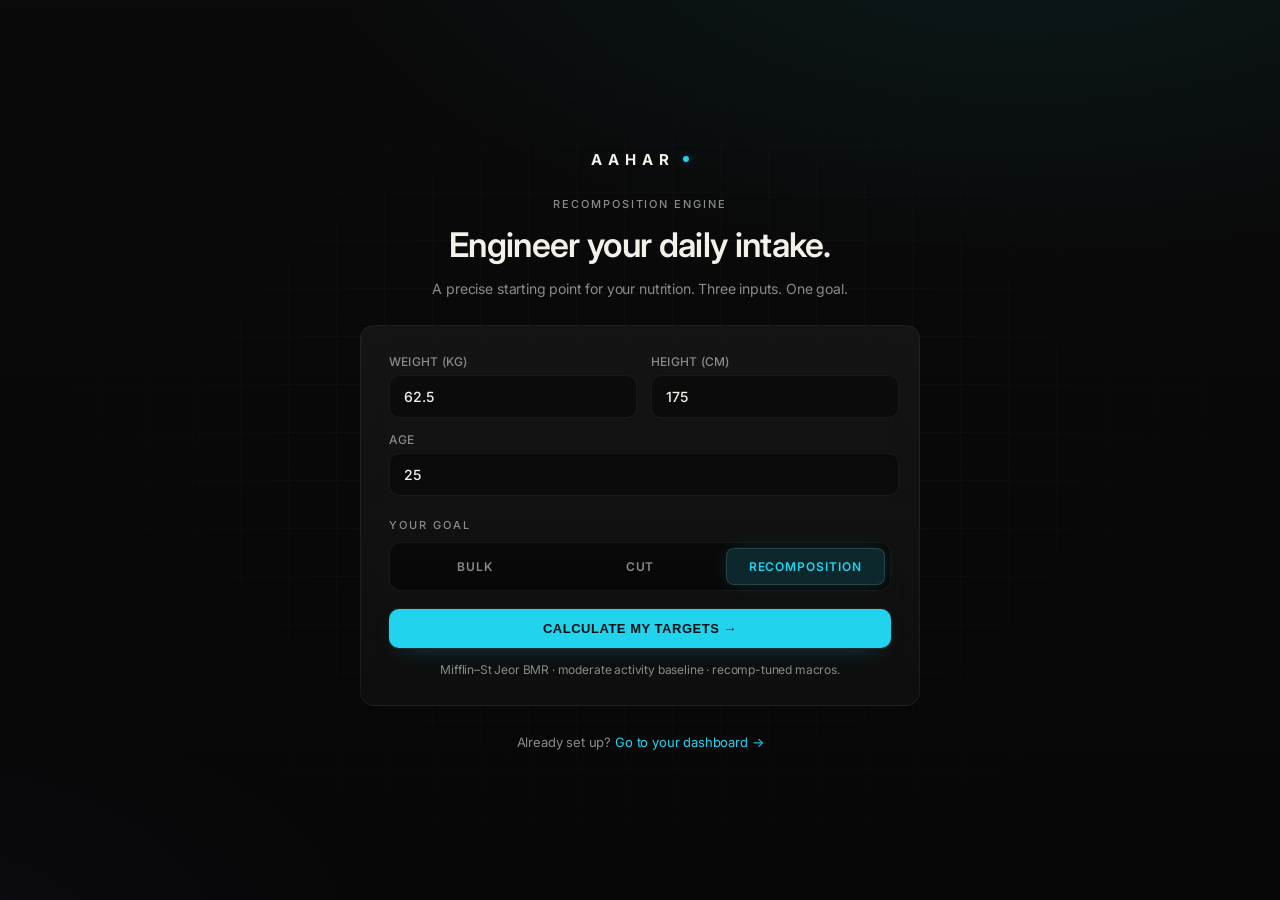
<file: index.html>
<!DOCTYPE html>
<html lang="en">
<head>
<meta charset="UTF-8" />
<meta name="viewport" content="width=device-width, initial-scale=1" />
<title>Aahar — Welcome</title>
<link rel="preconnect" href="https://fonts.googleapis.com">
<link rel="preconnect" href="https://fonts.gstatic.com" crossorigin>
<link href="https://fonts.googleapis.com/css2?family=Inter:wght@300;400;500;600;700&display=swap" rel="stylesheet">
<link rel="stylesheet" href="/aahar.css" />
</head>
<body class="onboarding">
<div class="bg-grid"></div>

<main class="onboard-wrap">
  <header class="onboard-head">
    <a href="/index.html" class="brand xl">AAHAR<span class="dot"></span></a>
    <p class="eyebrow">Recomposition Engine</p>
    <h1>Engineer your daily intake.</h1>
    <p class="sub">A precise starting point for your nutrition. Three inputs. One goal.</p>
  </header>

  <section class="card glass onboard-card">
    <div class="grid-2">
      <label>Weight (kg)
        <input type="number" id="weight" step="0.1" placeholder="62.5" value="62.5" />
      </label>
      <label>Height (cm)
        <input type="number" id="height" step="0.1" placeholder="175" value="175" />
      </label>
      <label class="span-2">Age
        <input type="number" id="age" placeholder="25" value="25" />
      </label>
    </div>

    <p class="eyebrow mt">Your Goal</p>
    <div class="goal-toggle" role="radiogroup" aria-label="Goal">
      <button type="button" class="goal-opt" data-goal="bulk">Bulk</button>
      <button type="button" class="goal-opt" data-goal="cut">Cut</button>
      <button type="button" class="goal-opt active" data-goal="recomp">Recomposition</button>
    </div>

    <button class="btn-primary full mt" id="calc">Calculate My Targets →</button>
    <p class="sub muted micro">Mifflin–St Jeor BMR · moderate activity baseline · recomp-tuned macros.</p>
  </section>

  <p class="footnote">Already set up? <a href="/dashboard.html">Go to your dashboard →</a></p>
</main>

<script src="/aahar.js"></script>
<script>Aahar.initOnboarding();</script>
</body>
</html>
</file>
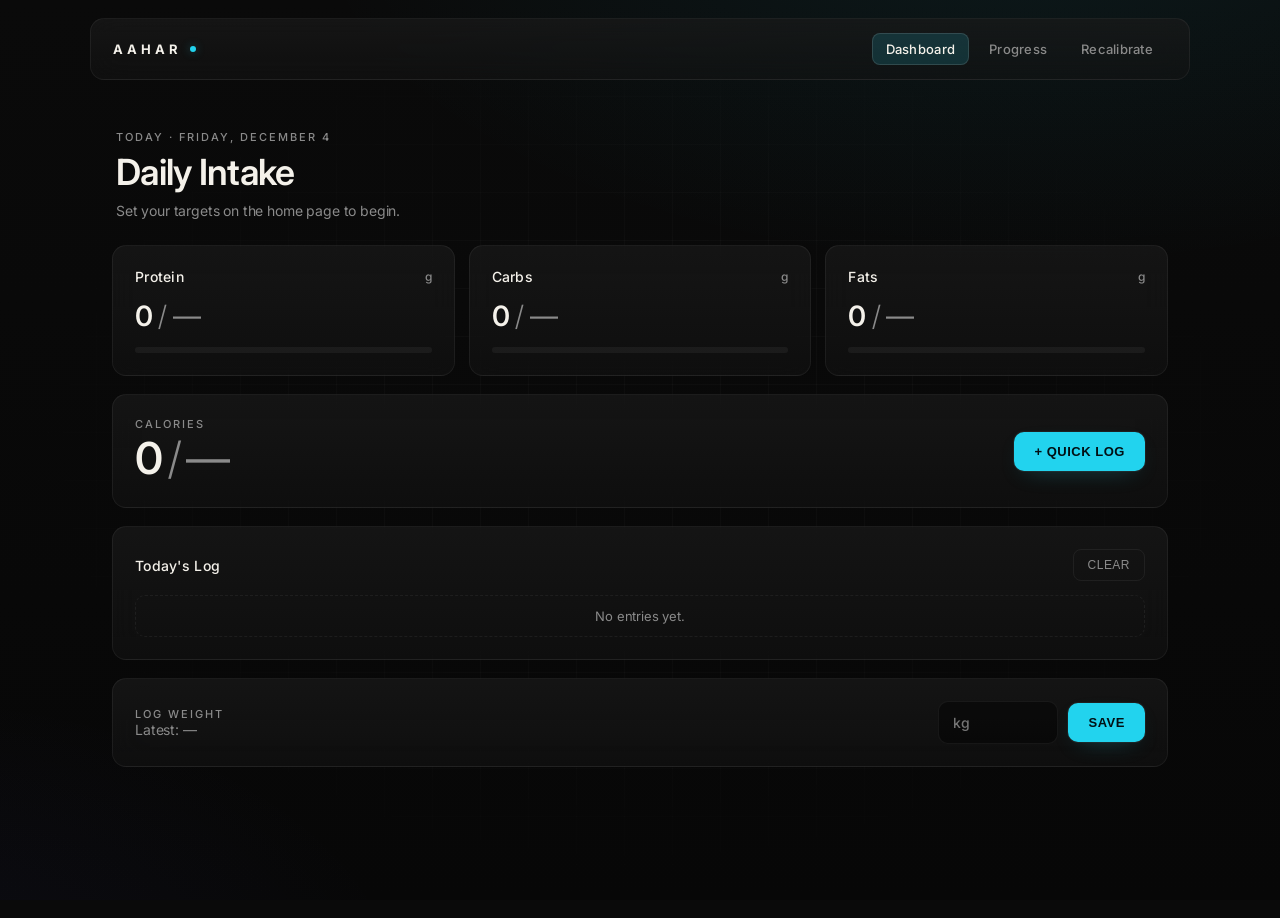
<file: dashboard.html>
<!DOCTYPE html>
<html lang="en">
<head>
<meta charset="UTF-8" />
<meta name="viewport" content="width=device-width, initial-scale=1" />
<title>Aahar — Dashboard</title>
<link rel="preconnect" href="https://fonts.googleapis.com">
<link rel="preconnect" href="https://fonts.gstatic.com" crossorigin>
<link href="https://fonts.googleapis.com/css2?family=Inter:wght@300;400;500;600;700&display=swap" rel="stylesheet">
<link rel="stylesheet" href="/aahar.css" />
</head>
<body>
<div class="bg-grid"></div>
<nav class="nav glass">
  <a href="/dashboard.html" class="brand">AAHAR<span class="dot"></span></a>
  <div class="nav-links">
    <a href="/dashboard.html" class="active">Dashboard</a>
    <a href="/progress.html">Progress</a>
    <a href="/index.html">Recalibrate</a>
  </div>
</nav>

<main class="container">
  <header class="page-head">
    <p class="eyebrow">Today · <span id="today-date"></span></p>
    <h1>Daily Intake</h1>
    <p class="sub" id="target-summary">Set your targets on the home page to begin.</p>
  </header>

  <section class="grid-3">
    <article class="card glass">
      <div class="card-head"><h3>Protein</h3><span class="unit">g</span></div>
      <div class="metric"><span id="p-current">0</span><span class="slash">/</span><span id="p-target">—</span></div>
      <div class="bar"><div class="bar-fill" id="p-bar"></div></div>
    </article>
    <article class="card glass">
      <div class="card-head"><h3>Carbs</h3><span class="unit">g</span></div>
      <div class="metric"><span id="c-current">0</span><span class="slash">/</span><span id="c-target">—</span></div>
      <div class="bar"><div class="bar-fill" id="c-bar"></div></div>
    </article>
    <article class="card glass">
      <div class="card-head"><h3>Fats</h3><span class="unit">g</span></div>
      <div class="metric"><span id="f-current">0</span><span class="slash">/</span><span id="f-target">—</span></div>
      <div class="bar"><div class="bar-fill" id="f-bar"></div></div>
    </article>
  </section>

  <section class="card glass calorie-card">
    <div>
      <p class="eyebrow">Calories</p>
      <div class="metric large"><span id="kcal-current">0</span><span class="slash">/</span><span id="kcal-target">—</span></div>
    </div>
    <button class="btn-primary" id="open-log">+ Quick Log</button>
  </section>

  <section class="card glass">
    <div class="card-head"><h3>Today's Log</h3><button class="btn-ghost" id="clear-log">Clear</button></div>
    <ul class="log-list" id="log-list"><li class="empty">No entries yet.</li></ul>
  </section>

  <section class="card glass weight-card">
    <div>
      <p class="eyebrow">Log Weight</p>
      <p class="sub">Latest: <span id="latest-weight">—</span></p>
    </div>
    <div class="row">
      <input type="number" step="0.1" id="weight-input" placeholder="kg" />
      <button class="btn-primary" id="log-weight">Save</button>
    </div>
  </section>
</main>

<div class="modal" id="log-modal" hidden>
  <div class="modal-card glass">
    <h3>Quick Log</h3>
    <label>Name <input type="text" id="m-name" placeholder="Chicken breast" /></label>
    <div class="grid-4">
      <label>Protein <input type="number" id="m-p" placeholder="0" /></label>
      <label>Carbs <input type="number" id="m-c" placeholder="0" /></label>
      <label>Fats <input type="number" id="m-f" placeholder="0" /></label>
      <label>Kcal <input type="number" id="m-k" placeholder="auto" /></label>
    </div>
    <div class="row end">
      <button class="btn-ghost" id="close-log">Cancel</button>
      <button class="btn-primary" id="save-log">Add Entry</button>
    </div>
  </div>
</div>

<script src="/aahar.js"></script>
<script>Aahar.initDashboard();</script>
</body>
</html>
</file>
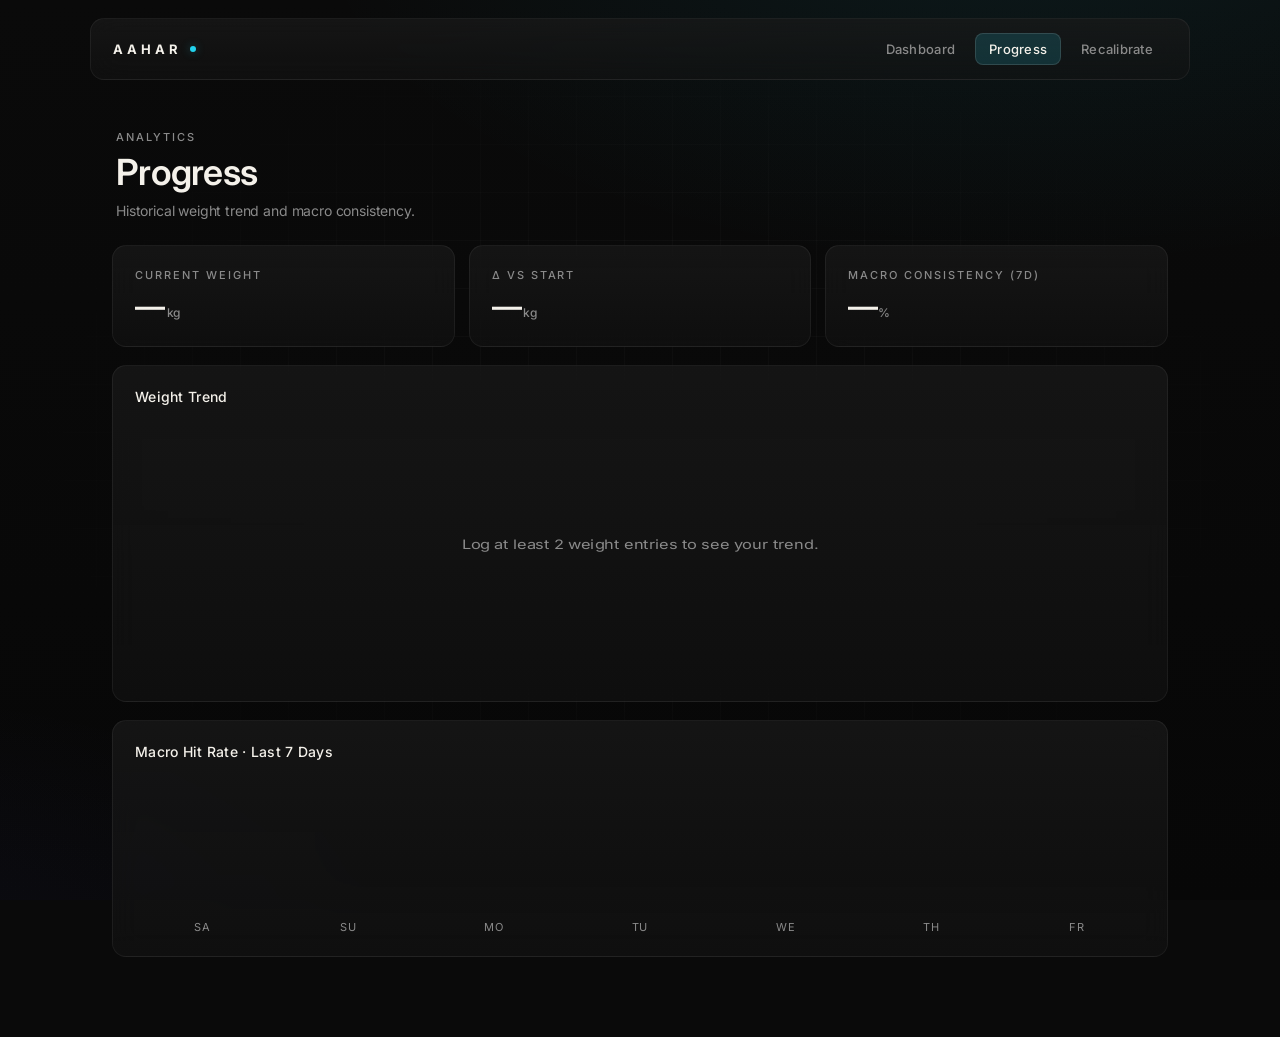
<file: progress.html>
<!DOCTYPE html>
<html lang="en">
<head>
<meta charset="UTF-8" />
<meta name="viewport" content="width=device-width, initial-scale=1" />
<title>Aahar — Progress</title>
<link rel="preconnect" href="https://fonts.googleapis.com">
<link rel="preconnect" href="https://fonts.gstatic.com" crossorigin>
<link href="https://fonts.googleapis.com/css2?family=Inter:wght@300;400;500;600;700&display=swap" rel="stylesheet">
<link rel="stylesheet" href="/aahar.css" />
</head>
<body>
<div class="bg-grid"></div>
<nav class="nav glass">
  <a href="/dashboard.html" class="brand">AAHAR<span class="dot"></span></a>
  <div class="nav-links">
    <a href="/dashboard.html">Dashboard</a>
    <a href="/progress.html" class="active">Progress</a>
    <a href="/index.html">Recalibrate</a>
  </div>
</nav>

<main class="container">
  <header class="page-head">
    <p class="eyebrow">Analytics</p>
    <h1>Progress</h1>
    <p class="sub">Historical weight trend and macro consistency.</p>
  </header>

  <section class="grid-3">
    <article class="card glass stat">
      <p class="eyebrow">Current Weight</p>
      <p class="big"><span id="s-weight">—</span><span class="unit"> kg</span></p>
    </article>
    <article class="card glass stat">
      <p class="eyebrow">Δ vs Start</p>
      <p class="big"><span id="s-delta">—</span><span class="unit"> kg</span></p>
    </article>
    <article class="card glass stat">
      <p class="eyebrow">Macro Consistency (7d)</p>
      <p class="big"><span id="s-consistency">—</span><span class="unit">%</span></p>
    </article>
  </section>

  <section class="card glass">
    <div class="card-head"><h3>Weight Trend</h3></div>
    <svg id="weight-chart" viewBox="0 0 800 260" preserveAspectRatio="none" class="chart"></svg>
  </section>

  <section class="card glass">
    <div class="card-head"><h3>Macro Hit Rate · Last 7 Days</h3></div>
    <div class="bars-7" id="bars-7"></div>
  </section>
</main>

<script src="/aahar.js"></script>
<script>Aahar.initProgress();</script>
</body>
</html>
</file>
<file: aahar.css>
:root{
  --bg:#0a0a0a;
  --panel:#141414;
  --panel-2:#1a1a1a;
  --border:rgba(255,255,255,0.06);
  --border-strong:rgba(255,255,255,0.12);
  --ivory:#f4f1ea;
  --muted:#8a8a8a;
  --accent:#22d3ee;        /* deep cyan */
  --accent-soft:rgba(34,211,238,0.15);
  --accent-glow:rgba(34,211,238,0.35);
  --danger:#ef4444;
  --radius:14px;
}
*{box-sizing:border-box}
html,body{margin:0;padding:0}
body{
  font-family:'Inter',system-ui,sans-serif;
  background:var(--bg);
  color:var(--ivory);
  font-weight:400;
  letter-spacing:-0.01em;
  min-height:100vh;
  -webkit-font-smoothing:antialiased;
}
.bg-grid{
  position:fixed;inset:0;z-index:-1;pointer-events:none;
  background:
    radial-gradient(1200px 600px at 80% -10%, rgba(34,211,238,0.08), transparent 60%),
    radial-gradient(900px 500px at -10% 110%, rgba(99,102,241,0.06), transparent 60%),
    linear-gradient(#0a0a0a,#070707);
}
.bg-grid::after{
  content:"";position:absolute;inset:0;
  background-image:
    linear-gradient(rgba(255,255,255,0.025) 1px,transparent 1px),
    linear-gradient(90deg,rgba(255,255,255,0.025) 1px,transparent 1px);
  background-size:48px 48px;
  mask-image:radial-gradient(ellipse at center, #000 30%, transparent 75%);
}

.glass{
  background:linear-gradient(180deg,rgba(26,26,26,0.7),rgba(20,20,20,0.55));
  border:1px solid var(--border);
  backdrop-filter: blur(14px) saturate(120%);
  -webkit-backdrop-filter: blur(14px) saturate(120%);
  border-radius:var(--radius);
}

/* nav */
.nav{
  display:flex;align-items:center;justify-content:space-between;
  padding:14px 22px;margin:18px auto;max-width:1100px;
}
.brand{
  font-weight:700;letter-spacing:0.3em;font-size:13px;color:var(--ivory);
  text-decoration:none;display:flex;align-items:center;gap:8px;
}
.brand .dot{width:6px;height:6px;border-radius:50%;background:var(--accent);box-shadow:0 0 10px var(--accent-glow)}
.nav-links{display:flex;gap:6px}
.nav-links a{
  color:var(--muted);text-decoration:none;font-size:13px;font-weight:500;
  padding:8px 14px;border-radius:8px;letter-spacing:0.02em;transition:all .2s ease;
}
.nav-links a:hover{color:var(--ivory);background:rgba(255,255,255,0.03)}
.nav-links a.active{color:var(--ivory);background:var(--accent-soft);box-shadow:inset 0 0 0 1px var(--border-strong)}

/* layout */
.container{max-width:1100px;margin:0 auto;padding:8px 22px 80px;display:flex;flex-direction:column;gap:18px}
.container.narrow{max-width:720px}
.page-head{padding:24px 4px 8px}
.page-head h1{font-size:36px;font-weight:600;margin:6px 0 8px;letter-spacing:-0.02em}
.eyebrow{
  font-size:11px;color:var(--muted);text-transform:uppercase;letter-spacing:0.18em;margin:0;font-weight:500;
}
.sub{color:var(--muted);font-size:14px;margin:0}
.sub.muted{font-size:12px;margin-top:14px}

/* cards */
.card{padding:22px}
.card-head{display:flex;align-items:center;justify-content:space-between;margin-bottom:14px}
.card-head h3{margin:0;font-size:14px;font-weight:500;color:var(--ivory);letter-spacing:0.02em}
.unit{color:var(--muted);font-size:12px;font-weight:500}

.grid-2{display:grid;grid-template-columns:1fr 1fr;gap:14px}
.grid-3{display:grid;grid-template-columns:repeat(3,1fr);gap:14px}
.grid-4{display:grid;grid-template-columns:repeat(4,1fr);gap:10px}
.span-2{grid-column:span 2}
@media(max-width:680px){
  .grid-3,.grid-4{grid-template-columns:1fr 1fr}
  .grid-2,.span-2{grid-template-columns:1fr;grid-column:auto}
}

.metric{font-size:28px;font-weight:600;letter-spacing:-0.02em;display:flex;align-items:baseline;gap:6px}
.metric.large{font-size:44px}
.metric .slash{color:var(--muted);font-weight:300}
.metric #kcal-target,.metric #p-target,.metric #c-target,.metric #f-target{color:var(--muted);font-weight:400}

.bar{height:6px;border-radius:99px;background:rgba(255,255,255,0.05);margin-top:14px;overflow:hidden}
.bar-fill{height:100%;width:0%;background:linear-gradient(90deg,var(--accent),#7dd3fc);box-shadow:0 0 12px var(--accent-glow);transition:width .5s ease}

.calorie-card{display:flex;align-items:center;justify-content:space-between;gap:18px;flex-wrap:wrap}

/* form */
label{display:flex;flex-direction:column;gap:6px;font-size:12px;color:var(--muted);font-weight:500;letter-spacing:0.02em;text-transform:uppercase}
input,select{
  background:rgba(0,0,0,0.4);
  border:1px solid var(--border);
  color:var(--ivory);
  padding:12px 14px;border-radius:10px;font-family:inherit;font-size:14px;font-weight:500;
  outline:none;transition:all .2s ease;
}
input:focus,select:focus{border-color:var(--accent);box-shadow:0 0 0 3px var(--accent-soft)}
select{appearance:none;background-image:linear-gradient(45deg,transparent 50%,var(--muted) 50%),linear-gradient(135deg,var(--muted) 50%,transparent 50%);background-position:calc(100% - 18px) 50%,calc(100% - 13px) 50%;background-size:5px 5px;background-repeat:no-repeat}

/* buttons */
.btn-primary{
  background:var(--accent);color:#021014;border:none;cursor:pointer;
  padding:12px 20px;border-radius:10px;font-weight:600;font-size:13px;letter-spacing:0.04em;
  text-transform:uppercase;transition:all .2s ease;
  box-shadow:0 0 0 1px rgba(255,255,255,0.05),0 8px 24px -12px var(--accent-glow);
}
.btn-primary:hover{transform:translateY(-1px);box-shadow:0 0 0 1px rgba(255,255,255,0.1),0 12px 32px -10px var(--accent-glow)}
.btn-primary.full{width:100%;margin-top:18px}
.btn-ghost{
  background:transparent;color:var(--muted);border:1px solid var(--border);cursor:pointer;
  padding:8px 14px;border-radius:8px;font-size:12px;font-weight:500;letter-spacing:0.04em;
  text-transform:uppercase;transition:all .2s ease;
}
.btn-ghost:hover{color:var(--ivory);border-color:var(--border-strong)}
.row{display:flex;gap:10px;align-items:center}
.row.end{justify-content:flex-end;margin-top:18px}

/* log */
.log-list{list-style:none;padding:0;margin:0;display:flex;flex-direction:column;gap:8px}
.log-list li{
  display:flex;justify-content:space-between;align-items:center;
  padding:12px 14px;border-radius:10px;background:rgba(255,255,255,0.02);
  border:1px solid var(--border);font-size:14px;
}
.log-list li.empty{color:var(--muted);justify-content:center;font-size:13px;background:transparent;border-style:dashed}
.log-list .macros{color:var(--muted);font-size:12px;font-variant-numeric:tabular-nums}
.log-list .del{background:none;border:none;color:var(--muted);cursor:pointer;font-size:18px;padding:0 4px}
.log-list .del:hover{color:var(--danger)}

/* weight card */
.weight-card{display:flex;align-items:center;justify-content:space-between;gap:18px;flex-wrap:wrap}
.weight-card input{width:120px}

/* modal */
.modal{position:fixed;inset:0;background:rgba(0,0,0,0.7);backdrop-filter:blur(6px);display:flex;align-items:center;justify-content:center;z-index:50;padding:20px}
.modal[hidden]{display:none}
.modal-card{width:100%;max-width:480px;padding:26px;display:flex;flex-direction:column;gap:14px}
.modal-card h3{margin:0;font-size:18px;font-weight:600}

/* results */
.results-grid{margin-top:18px}
.big{font-size:24px;font-weight:600;margin:6px 0 0;letter-spacing:-0.02em}

/* progress */
.stat .big{font-size:30px}
.chart{width:100%;height:260px;display:block}
.bars-7{display:grid;grid-template-columns:repeat(7,1fr);gap:10px;align-items:end;height:160px}
.bars-7 .col{display:flex;flex-direction:column;align-items:center;gap:8px;height:100%}
.bars-7 .stack{flex:1;width:100%;display:flex;flex-direction:column;justify-content:flex-end;gap:2px}
.bars-7 .seg{border-radius:3px;background:var(--accent);opacity:.85}
.bars-7 .lbl{font-size:11px;color:var(--muted);letter-spacing:0.08em;text-transform:uppercase}

/* onboarding */
.onboarding{display:flex;align-items:center;justify-content:center;min-height:100vh;padding:40px 20px}
.onboard-wrap{width:100%;max-width:560px;display:flex;flex-direction:column;gap:28px}
.onboard-head{text-align:center;display:flex;flex-direction:column;gap:10px;align-items:center}
.brand.xl{font-size:15px;letter-spacing:0.4em;margin-bottom:18px}
.onboard-head h1{font-size:34px;font-weight:600;letter-spacing:-0.02em;margin:4px 0 6px;line-height:1.15}
.onboard-card{padding:28px}
.mt{margin-top:22px}
.micro{font-size:11px;text-align:center;margin-top:14px}
.goal-toggle{display:grid;grid-template-columns:repeat(3,1fr);gap:6px;background:rgba(0,0,0,0.4);border:1px solid var(--border);padding:5px;border-radius:12px;margin-top:10px}
.goal-opt{
  background:transparent;border:none;color:var(--muted);cursor:pointer;
  padding:11px 8px;border-radius:8px;font-family:inherit;font-size:12px;font-weight:600;
  letter-spacing:0.08em;text-transform:uppercase;transition:all .2s ease;
}
.goal-opt:hover{color:var(--ivory)}
.goal-opt.active{
  background:var(--accent-soft);color:var(--accent);
  box-shadow:inset 0 0 0 1px var(--border-strong),0 0 18px -6px var(--accent-glow);
}
.footnote{text-align:center;color:var(--muted);font-size:13px;margin:0}
.footnote a{color:var(--accent);text-decoration:none}
.footnote a:hover{text-decoration:underline}
</file>
